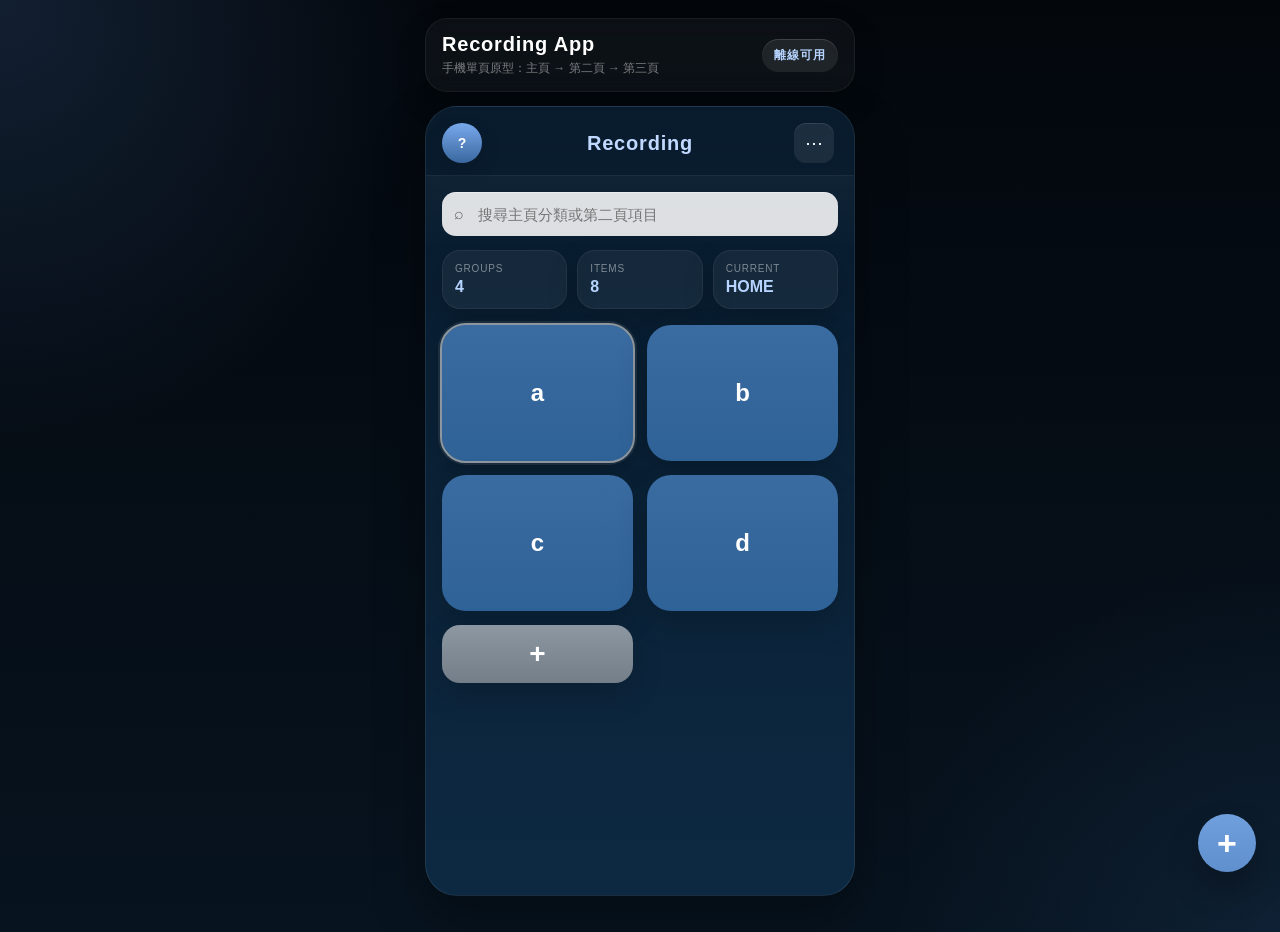
<file: index.html>
<!DOCTYPE html>
<html lang="zh-Hant">
<head>
  <meta charset="UTF-8" />
  <meta name="viewport" content="width=device-width, initial-scale=1.0, maximum-scale=1.0, user-scalable=no" />
  <meta name="theme-color" content="#081b2d" />
  <meta name="apple-mobile-web-app-capable" content="yes" />
  <meta name="apple-mobile-web-app-status-bar-style" content="black-translucent" />
  <meta name="apple-mobile-web-app-title" content="Recording" />
  <meta name="mobile-web-app-capable" content="yes" />
  <link rel="manifest" href="manifest.json" />
  <title>Recording Mobile App Prototype</title>
  <style>
    :root {
      --bg: #040b12;
      --shell: #081b2d;
      --shell-2: #0d2942;
      --panel: rgba(255,255,255,0.05);
      --text: #ffffff;
      --text-soft: rgba(255,255,255,0.72);
      --text-dim: rgba(255,255,255,0.45);
      --line: rgba(255,255,255,0.08);
      --danger: #ff9f9f;
      --accent: #b6d4ff;
      --shadow: 0 22px 50px rgba(0, 0, 0, 0.35);
      --shadow-soft: 0 12px 30px rgba(0, 0, 0, 0.18);
    }

    * { box-sizing: border-box; }

    body {
      margin: 0;
      min-height: 100vh;
      background:
        radial-gradient(circle at top left, rgba(88, 143, 220, 0.18), transparent 28%),
        radial-gradient(circle at bottom right, rgba(41, 81, 125, 0.22), transparent 24%),
        linear-gradient(180deg, #03070c, #07131f);
      color: var(--text);
      font-family: Arial, "Microsoft JhengHei", "PingFang TC", sans-serif;
      display: flex;
      justify-content: center;
      padding: 18px 12px 36px;
    }

    .app {
      width: 100%;
      max-width: 430px;
    }

    .app-header {
      display: flex;
      align-items: center;
      justify-content: space-between;
      gap: 12px;
      padding: 14px 16px;
      margin-bottom: 14px;
      background: rgba(255,255,255,0.04);
      border: 1px solid rgba(255,255,255,0.06);
      border-radius: 22px;
      box-shadow: var(--shadow-soft);
      backdrop-filter: blur(10px);
    }

    .app-title-wrap h1 {
      margin: 0;
      font-size: 20px;
      font-weight: 700;
      letter-spacing: 0.04em;
    }

    .app-title-wrap p {
      margin: 4px 0 0;
      font-size: 12px;
      color: var(--text-dim);
    }

    .header-actions {
      display: flex;
      align-items: center;
      gap: 8px;
    }

    .save-badge {
      padding: 8px 12px;
      border-radius: 999px;
      background: rgba(255,255,255,0.08);
      color: var(--accent);
      font-size: 12px;
      font-weight: 700;
      letter-spacing: 0.08em;
      box-shadow: inset 0 1px 0 rgba(255,255,255,0.14);
    }

    .install-btn {
      min-height: 36px;
      padding: 0 12px;
      border: 0;
      border-radius: 999px;
      background: linear-gradient(180deg, #6f9fdd, #5f8fcc);
      color: #fff;
      font-size: 12px;
      font-weight: 700;
      letter-spacing: 0.04em;
      cursor: pointer;
      display: none;
      align-items: center;
      justify-content: center;
      box-shadow: 0 10px 20px rgba(0,0,0,0.16);
    }

    .install-btn.visible {
      display: inline-flex;
    }

    .phone-shell {
      position: relative;
      min-height: calc(100vh - 110px);
      max-height: 920px;
      background: linear-gradient(180deg, var(--shell), var(--shell-2));
      border: 1px solid rgba(255,255,255,0.08);
      border-radius: 32px;
      box-shadow: var(--shadow);
      overflow: hidden;
    }

    .phone-shell::before {
      content: "";
      position: absolute;
      inset: 0;
      pointer-events: none;
      background: linear-gradient(180deg, rgba(255,255,255,0.06), transparent 18%);
    }

    .top-bar {
      position: sticky;
      top: 0;
      z-index: 8;
      display: grid;
      grid-template-columns: 44px 1fr 44px;
      align-items: center;
      gap: 10px;
      padding: 16px 16px 12px;
      background: linear-gradient(180deg, rgba(8,27,45,0.96), rgba(8,27,45,0.82));
      backdrop-filter: blur(12px);
      border-bottom: 1px solid var(--line);
    }

    .avatar-btn {
      width: 40px;
      height: 40px;
      border: 0;
      border-radius: 50%;
      background: linear-gradient(180deg, #78a9ed, #3a679e);
      color: #ffffff;
      font-size: 14px;
      font-weight: 700;
      cursor: pointer;
      display: flex;
      align-items: center;
      justify-content: center;
      overflow: hidden;
      box-shadow: 0 8px 20px rgba(0,0,0,0.16);
    }

    .top-title {
      display: flex;
      align-items: center;
      justify-content: center;
      text-align: center;
      min-width: 0;
    }

    .top-title h2 {
      margin: 0;
      font-size: 20px;
      font-weight: 700;
      color: #c1d8ff;
      letter-spacing: 0.04em;
    }

    .icon-btn {
      width: 40px;
      height: 40px;
      border: 0;
      border-radius: 12px;
      background: rgba(255,255,255,0.08);
      color: var(--text);
      font-size: 18px;
      cursor: pointer;
      box-shadow: inset 0 1px 0 rgba(255,255,255,0.1);
    }

    .menu-dropdown {
      position: absolute;
      top: 62px;
      right: 16px;
      min-width: 190px;
      background: rgba(6, 24, 39, 0.98);
      border: 1px solid rgba(255,255,255,0.08);
      border-radius: 18px;
      box-shadow: 0 18px 48px rgba(0,0,0,0.45);
      padding: 8px;
      display: none;
      z-index: 30;
      backdrop-filter: blur(12px);
    }

    .menu-dropdown.active {
      display: block;
    }

    .menu-info {
      padding: 10px 12px;
      font-size: 13px;
      color: var(--text-soft);
      word-break: break-word;
      border-bottom: 1px solid rgba(255,255,255,0.06);
      margin-bottom: 6px;
    }

    .screen {
      display: none;
      padding: 16px 16px 28px;
      min-height: calc(100vh - 210px);
    }

    .screen.active {
      display: block;
      animation: fadeIn 0.2s ease;
    }

    @keyframes fadeIn {
      from { opacity: 0; transform: translateY(6px); }
      to { opacity: 1; transform: translateY(0); }
    }

    .search-wrap {
      position: relative;
      margin-bottom: 14px;
    }

    .search-wrap::before {
      content: "⌕";
      position: absolute;
      left: 12px;
      top: 50%;
      transform: translateY(-50%);
      color: rgba(0,0,0,0.55);
      font-size: 16px;
      pointer-events: none;
    }

    .search {
      width: 100%;
      height: 44px;
      border: 0;
      outline: none;
      padding: 0 14px 0 36px;
      border-radius: 14px;
      background: rgba(255,255,255,0.86);
      color: #111;
      font-size: 15px;
      box-shadow: inset 0 1px 0 rgba(255,255,255,0.3);
    }

    .stats-row {
      display: grid;
      grid-template-columns: repeat(3, 1fr);
      gap: 10px;
      margin-bottom: 16px;
    }

    .stat-card {
      padding: 12px;
      border-radius: 18px;
      background: rgba(255,255,255,0.05);
      border: 1px solid rgba(255,255,255,0.06);
      box-shadow: var(--shadow-soft);
    }

    .stat-card .label {
      display: block;
      font-size: 10px;
      color: var(--text-dim);
      letter-spacing: 0.08em;
      margin-bottom: 4px;
    }

    .stat-card strong {
      font-size: 16px;
      color: var(--accent);
    }

    .grid {
      display: grid;
      grid-template-columns: 1fr 1fr;
      gap: 14px;
    }

    .list {
      display: flex;
      flex-direction: column;
      gap: 12px;
    }

    .card,
    .list-item,
    .add-btn,
    .toolbar-btn,
    .menu-item,
    .modal-btn {
      border: 0;
      color: var(--text);
      cursor: pointer;
      transition: transform 0.18s ease, box-shadow 0.18s ease, background 0.18s ease, opacity 0.18s ease;
    }

    .card:hover,
    .list-item:hover,
    .add-btn:hover,
    .toolbar-btn:hover,
    .menu-item:hover,
    .modal-btn:hover {
      transform: translateY(-1px);
      box-shadow: 0 10px 24px rgba(0,0,0,0.16);
    }

    .card {
      min-height: 136px;
      border-radius: 24px;
      background: linear-gradient(180deg, #3a6ba1, #2f6297);
      font-size: 24px;
      font-weight: 700;
      display: flex;
      align-items: center;
      justify-content: center;
      padding: 14px;
      text-align: center;
      word-break: break-word;
      box-shadow: var(--shadow-soft);
    }

    .card.active {
      outline: 2px solid rgba(255,255,255,0.5);
      box-shadow: 0 0 0 4px rgba(255,255,255,0.08), 0 14px 26px rgba(0,0,0,0.2);
    }

    .list-item {
      min-height: 58px;
      border-radius: 18px;
      background: linear-gradient(180deg, #a7c2ee, #94b4e6);
      color: #ffffff;
      padding: 12px 14px;
      font-size: 18px;
      font-weight: 700;
      text-align: left;
      display: flex;
      align-items: center;
      word-break: break-word;
      box-shadow: var(--shadow-soft);
    }

    .list-item.active {
      outline: 2px solid rgba(255,255,255,0.5);
    }

    .add-btn {
      min-height: 58px;
      border-radius: 18px;
      background: linear-gradient(180deg, #8d97a2, #747e89);
      font-size: 28px;
      font-weight: 700;
      display: flex;
      align-items: center;
      justify-content: center;
      box-shadow: var(--shadow-soft);
    }

    .section-card {
      background: var(--panel);
      border: 1px solid rgba(255,255,255,0.06);
      border-radius: 22px;
      padding: 15px;
      margin-bottom: 12px;
      box-shadow: var(--shadow-soft);
    }

    .section-card h3 {
      margin: 0 0 10px;
      font-size: 12px;
      color: #b6d1ff;
      letter-spacing: 0.1em;
      font-weight: 700;
    }

    .title-input,
    .text-input {
      width: 100%;
      border: 0;
      outline: none;
      color: var(--text);
      font-family: inherit;
    }

    .title-input {
      height: 54px;
      border-radius: 16px;
      background: linear-gradient(180deg, #a7c2ee, #94b4e6);
      padding: 0 14px;
      font-size: 20px;
      font-weight: 700;
      margin-bottom: 12px;
      box-shadow: var(--shadow-soft);
    }

    .text-input {
      min-height: 170px;
      resize: vertical;
      border-radius: 18px;
      background: rgba(255,255,255,0.08);
      padding: 14px;
      font-size: 16px;
      line-height: 1.65;
      box-shadow: inset 0 1px 0 rgba(255,255,255,0.06);
    }

    .text-input.large {
      min-height: 270px;
    }

    .actions-bar {
      display: flex;
      gap: 10px;
      flex-wrap: wrap;
      margin-top: 14px;
    }

    .toolbar-btn {
      min-height: 44px;
      padding: 0 14px;
      border-radius: 14px;
      background: rgba(255,255,255,0.08);
      font-size: 14px;
      font-weight: 700;
      box-shadow: inset 0 1px 0 rgba(255,255,255,0.08);
    }

    .toolbar-btn.primary {
      background: linear-gradient(180deg, #6f9fdd, #5f8fcc);
    }

    .empty-note {
      padding: 20px 18px;
      border-radius: 18px;
      background: rgba(255,255,255,0.05);
      border: 1px dashed rgba(255,255,255,0.12);
      color: var(--text-dim);
      text-align: center;
      font-size: 14px;
    }

    .context-menu {
      position: fixed;
      z-index: 40;
      min-width: 190px;
      background: rgba(6, 24, 39, 0.98);
      border: 1px solid rgba(255,255,255,0.08);
      border-radius: 18px;
      box-shadow: 0 18px 48px rgba(0,0,0,0.45);
      padding: 8px;
      display: none;
      backdrop-filter: blur(12px);
    }

    .context-menu.active {
      display: block;
    }

    .menu-item {
      width: 100%;
      text-align: left;
      border-radius: 12px;
      background: transparent;
      padding: 11px 12px;
      font-size: 14px;
    }

    .menu-item:hover {
      background: rgba(255,255,255,0.08);
    }

    .menu-item.disabled {
      opacity: 0.45;
      cursor: not-allowed;
      transform: none;
      box-shadow: none;
    }

    .menu-item.danger {
      color: var(--danger);
    }

    .fab-add {
      position: fixed;
      right: 24px;
      bottom: 28px;
      width: 58px;
      height: 58px;
      border: 0;
      border-radius: 50%;
      background: linear-gradient(180deg, #6f9fdd, #5f8fcc);
      color: #ffffff;
      font-size: 34px;
      font-weight: 700;
      line-height: 1;
      display: none;
      align-items: center;
      justify-content: center;
      cursor: pointer;
      box-shadow: 0 18px 32px rgba(0,0,0,0.28);
      z-index: 60;
    }

    .fab-add.visible {
      display: inline-flex;
    }

    .modal-backdrop {
      position: fixed;
      inset: 0;
      background: rgba(0,0,0,0.58);
      display: none;
      align-items: center;
      justify-content: center;
      z-index: 50;
      padding: 18px;
      backdrop-filter: blur(6px);
    }

    .modal-backdrop.active {
      display: flex;
    }

    .modal {
      width: min(420px, 100%);
      background: linear-gradient(180deg, #0a2238, #071827);
      border: 1px solid rgba(255,255,255,0.08);
      border-radius: 24px;
      box-shadow: 0 20px 60px rgba(0,0,0,0.45);
      padding: 20px;
    }

    .modal h3 {
      margin: 0 0 10px;
      color: #c0d8ff;
      font-size: 22px;
      font-weight: 700;
    }

    .modal p {
      margin: 0 0 14px;
      color: var(--text-soft);
      font-size: 14px;
      line-height: 1.5;
    }

    .modal-input {
      width: 100%;
      height: 46px;
      border: 0;
      outline: none;
      border-radius: 14px;
      background: rgba(255,255,255,0.9);
      color: #111;
      padding: 0 14px;
      font-size: 15px;
      margin-bottom: 14px;
      box-shadow: inset 0 1px 0 rgba(255,255,255,0.3);
    }

    .modal-actions,
    .account-actions {
      display: flex;
      justify-content: flex-end;
      gap: 10px;
      flex-wrap: wrap;
    }

    .modal-btn {
      min-width: 90px;
      height: 42px;
      border: 0;
      border-radius: 14px;
      padding: 0 14px;
      font-size: 14px;
      font-weight: 700;
      color: #fff;
      cursor: pointer;
    }

    .modal-btn.cancel {
      background: rgba(255,255,255,0.12);
    }

    .modal-btn.confirm {
      background: linear-gradient(180deg, #6f9fdd, #5f8fcc);
    }

    .account-current {
      padding: 12px 14px;
      border-radius: 16px;
      background: rgba(255,255,255,0.06);
      border: 1px solid rgba(255,255,255,0.06);
      color: var(--text-soft);
      font-size: 14px;
      line-height: 1.5;
      word-break: break-word;
      margin-bottom: 12px;
    }

    @media (max-width: 460px) {
      body { padding: 8px 0 22px; }
      .app { max-width: 100%; }
      .app-header { margin: 0 10px 10px; border-radius: 18px; }
      .phone-shell {
        border-radius: 0;
        min-height: calc(100vh - 90px);
        max-height: none;
        border-left: 0;
        border-right: 0;
      }
      .grid { gap: 12px; }
      .card { min-height: 120px; font-size: 22px; }
      .list-item { font-size: 17px; }
      .fab-add { right: 18px; bottom: 22px; }
    }
  </style>
</head>
<body>
  <main class="app">
    <section class="app-header">
      <div class="app-title-wrap">
        <h1>Recording App</h1>
        <p id="appSubtitle">手機單頁原型：主頁 → 第二頁 → 第三頁</p>
      </div>
      <div class="header-actions">
        <button id="installBtn" class="install-btn" type="button">Install</button>
        <div id="saveStatus" class="save-badge">LOCAL</div>
      </div>
    </section>

    <section class="phone-shell">
      <div class="top-bar">
        <button id="avatarBtn" class="avatar-btn" type="button">?</button>
        <div class="top-title">
          <h2 id="navTitle">Recording</h2>
        </div>
        <button id="moreBtn" class="icon-btn" type="button">⋯</button>
        <div id="menuDropdown" class="menu-dropdown">
          <div id="menuEmailInfo" class="menu-info">未登入</div>
          <button id="menuLoginBtn" class="menu-item" type="button">登入 email</button>
          <button id="menuLogoutBtn" class="menu-item danger" type="button">登出</button>
          <div id="menuLangInfo" class="menu-info" style="margin-top:6px;">語言</div>
          <button class="menu-item lang-option" type="button" data-lang="zh-Hant">中文（繁體）</button>
          <button class="menu-item lang-option" type="button" data-lang="zh-Hans">中文（簡體）</button>
          <button class="menu-item lang-option" type="button" data-lang="en">English</button>
          <button class="menu-item lang-option" type="button" data-lang="ja">日本語</button>
        </div>
      </div>

      <section id="screen-home" class="screen active">
        <div class="search-wrap">
          <input id="globalSearch" class="search" type="text" placeholder="搜尋主頁分類或第二頁項目" />
        </div>
        <div class="stats-row">
          <div class="stat-card"><span id="labelGroups" class="label">GROUPS</span><strong id="groupCount">0</strong></div>
          <div class="stat-card"><span id="labelItems" class="label">ITEMS</span><strong id="itemCount">0</strong></div>
          <div class="stat-card"><span id="labelCurrent" class="label">CURRENT</span><strong id="currentGroupStat">HOME</strong></div>
        </div>
        <div id="groupGrid" class="grid"></div>
      </section>

      <section id="screen-list" class="screen">
        <div class="search-wrap">
          <input id="itemSearch" class="search" type="text" placeholder="搜尋第二頁選項" />
        </div>
        <div id="listHeader" class="section-card"></div>
        <div id="listStack" class="list"></div>
      </section>

      <section id="screen-detail" class="screen">
        <input id="detailTitle" class="title-input" type="text" placeholder="標題" />
        <div class="section-card">
          <h3 id="requireLabel">REQUIRE</h3>
          <textarea id="detailRequire" class="text-input" placeholder="輸入需求內容"></textarea>
        </div>
        <div class="section-card">
          <h3 id="recordingLabel">RECORDING</h3>
          <textarea id="detailRecording" class="text-input large" placeholder="輸入紀錄內容"></textarea>
        </div>
        <div class="actions-bar">
          <button id="exportJsonBtn" class="toolbar-btn" type="button">匯出 JSON</button>
          <button id="importJsonBtn" class="toolbar-btn primary" type="button">匯入 JSON</button>
          <input id="importJsonInput" type="file" accept="application/json,.json" hidden />
        </div>
      </section>
    </section>
  </main>

  <button id="fabAddBtn" class="fab-add" type="button">+</button>

  <div id="contextMenu" class="context-menu"></div>

  <div id="nameModalBackdrop" class="modal-backdrop">
    <div class="modal">
      <h3 id="nameModalTitle">命名</h3>
      <p id="nameModalDesc">請輸入名稱。</p>
      <input id="nameModalInput" class="modal-input" type="text" placeholder="請輸入名稱" />
      <div class="modal-actions">
        <button id="nameModalCancel" class="modal-btn cancel" type="button">取消</button>
        <button id="nameModalConfirm" class="modal-btn confirm" type="button">確認</button>
      </div>
    </div>
  </div>

  <div id="accountModalBackdrop" class="modal-backdrop">
    <div class="modal">
      <h3 id="accountModalTitle">登入 email</h3>
      <div id="accountCurrent" class="account-current">目前未登入</div>
      <input id="accountEmailInput" class="modal-input" type="email" placeholder="輸入 email 登入" />
      <div class="account-actions">
        <button id="accountLoginBtn" class="modal-btn confirm" type="button">登入 / 切換</button>
      </div>
    </div>
  </div>

  <script>
    const BASE_STORAGE_KEY = 'recording-mobile-app-v1';
    const ACCOUNT_LAST_KEY = 'recording-mobile-last-account';
    const LANG_STORAGE_KEY = 'recording-mobile-ui-lang';
    const PWA_DISMISSED_KEY = 'recording-pwa-install-dismissed';

    const I18N = {
      'zh-Hant': {
        installApp: '安裝 App',
        installed: '已安裝',
        offlineReady: '離線可用',
        local: 'LOCAL',
        noLogin: 'NO LOGIN',
        saved: 'SAVED',
        exported: 'EXPORTED',
        imported: 'IMPORTED',
        copied: 'COPIED',
        account: 'ACCOUNT',
        logoutStatus: 'LOGOUT',
        appSubtitle: '手機單頁原型：主頁 → 第二頁 → 第三頁',
        notLoggedIn: '未登入',
        loginEmail: '登入 email',
        logout: '登出',
        language: '語言',
        homeSearchPlaceholder: '搜尋主頁分類或第二頁項目',
        itemSearchPlaceholder: '搜尋第二頁選項',
        statsGroups: 'GROUPS',
        statsItems: 'ITEMS',
        statsCurrent: 'CURRENT',
        statsHome: 'HOME',
        statsAccount: 'ACCOUNT',
        statsNone: 'NONE',
        noHomeSearchResult: '沒有符合搜尋條件的主頁分類',
        noGroupHint: '請先從主頁建立分類',
        noItemSearchResult: '沒有符合搜尋條件的第二頁選項',
        noItems: '目前沒有第二頁選項',
        require: '需求',
        recording: '紀錄',
        detailPlaceholder: '請先從第二頁選擇項目',
        detailTitlePlaceholder: '標題',
        requirePlaceholder: '輸入需求內容',
        recordingPlaceholder: '輸入紀錄內容',
        exportJson: '匯出 JSON',
        importJson: '匯入 JSON',
        modalCancel: '取消',
        modalConfirm: '確認',
        accountTitle: '登入 email',
        accountCurrentLoggedIn: '目前登入：{email}',
        accountCurrentLoggedOut: '目前未登入',
        accountInputPlaceholder: '輸入 email 登入',
        accountLoginSwitch: '登入 / 切換',
        addHomeTitle: '新增主頁面選項',
        addHomeDesc: '請輸入主頁面分類名稱。',
        addHomePlaceholder: '輸入分類名稱',
        addItemTitle: '新增第二頁面選項',
        addItemDesc: '請輸入第二頁面選項名稱。',
        addItemPlaceholder: '輸入項目名稱',
        renameHomeTitle: '重新命名主頁面選項',
        renameHomeDesc: '請輸入新的分類名稱。',
        renameHomePlaceholder: '輸入新名稱',
        renameItemTitle: '重新命名第二頁面選項',
        renameItemDesc: '請輸入新的項目名稱。',
        renameItemPlaceholder: '輸入新名稱',
        menuCopy: '複製',
        menuPaste: '貼上（直接新增已複製的選項）',
        menuRename: '重新命名',
        menuDelete: '刪除',
        invalidEmail: '請輸入有效 email',
        importNeedLogin: '請先登入 email，才可將內容匯入個人帳戶',
        importFailed: '匯入失敗，請確認 JSON 格式',
        invalidJson: 'JSON 格式不正確，缺少 groups 陣列',
        defaultRequire: '1. 目的\n2. 適用條件\n3. 判定標準\n4. 注意事項',
        defaultRecording: '1. 現況描述\n2. 問題點 / 異常點\n3. 暫時對策\n4. 原因分析\n5. 改善對策\n6. 結果確認'
      },
      'zh-Hans': {
        installApp: '安装 App',
        installed: '已安装',
        offlineReady: '离线可用',
        local: 'LOCAL',
        noLogin: 'NO LOGIN',
        saved: 'SAVED',
        exported: 'EXPORTED',
        imported: 'IMPORTED',
        copied: 'COPIED',
        account: 'ACCOUNT',
        logoutStatus: 'LOGOUT',
        appSubtitle: '手机单页原型：主页 → 第二页 → 第三页',
        notLoggedIn: '未登录',
        loginEmail: '登录 email',
        logout: '登出',
        language: '语言',
        homeSearchPlaceholder: '搜索主页分类或第二页项目',
        itemSearchPlaceholder: '搜索第二页选项',
        statsGroups: 'GROUPS',
        statsItems: 'ITEMS',
        statsCurrent: 'CURRENT',
        statsHome: 'HOME',
        statsAccount: 'ACCOUNT',
        statsNone: 'NONE',
        noHomeSearchResult: '没有符合搜索条件的主页分类',
        noGroupHint: '请先从主页建立分类',
        noItemSearchResult: '没有符合搜索条件的第二页选项',
        noItems: '目前没有第二页选项',
        require: '需求',
        recording: '记录',
        detailPlaceholder: '请先从第二页选择项目',
        detailTitlePlaceholder: '标题',
        requirePlaceholder: '输入需求内容',
        recordingPlaceholder: '输入记录内容',
        exportJson: '导出 JSON',
        importJson: '导入 JSON',
        modalCancel: '取消',
        modalConfirm: '确认',
        accountTitle: '登录 email',
        accountCurrentLoggedIn: '当前登录：{email}',
        accountCurrentLoggedOut: '当前未登录',
        accountInputPlaceholder: '输入 email 登录',
        accountLoginSwitch: '登录 / 切换',
        addHomeTitle: '新增主页面选项',
        addHomeDesc: '请输入主页面分类名称。',
        addHomePlaceholder: '输入分类名称',
        addItemTitle: '新增第二页面选项',
        addItemDesc: '请输入第二页面选项名称。',
        addItemPlaceholder: '输入项目名称',
        renameHomeTitle: '重新命名主页面选项',
        renameHomeDesc: '请输入新的分类名称。',
        renameHomePlaceholder: '输入新名称',
        renameItemTitle: '重新命名第二页面选项',
        renameItemDesc: '请输入新的项目名称。',
        renameItemPlaceholder: '输入新名称',
        menuCopy: '复制',
        menuPaste: '粘贴（直接新增已复制的选项）',
        menuRename: '重新命名',
        menuDelete: '删除',
        invalidEmail: '请输入有效 email',
        importNeedLogin: '请先登录 email，才可将内容导入个人账户',
        importFailed: '导入失败，请确认 JSON 格式',
        invalidJson: 'JSON 格式不正确，缺少 groups 数组',
        defaultRequire: '1. 目的\n2. 适用条件\n3. 判定标准\n4. 注意事项',
        defaultRecording: '1. 现况描述\n2. 问题点 / 异常点\n3. 暂时对策\n4. 原因分析\n5. 改善对策\n6. 结果确认'
      },
      'en': {
        installApp: 'Install App',
        installed: 'Installed',
        offlineReady: 'Offline ready',
        local: 'LOCAL',
        noLogin: 'NO LOGIN',
        saved: 'SAVED',
        exported: 'EXPORTED',
        imported: 'IMPORTED',
        copied: 'COPIED',
        account: 'ACCOUNT',
        logoutStatus: 'LOGOUT',
        appSubtitle: 'Single-page mobile prototype: Home → Page 2 → Page 3',
        notLoggedIn: 'Not signed in',
        loginEmail: 'Sign in email',
        logout: 'Sign out',
        language: 'Language',
        homeSearchPlaceholder: 'Search home groups or page 2 items',
        itemSearchPlaceholder: 'Search page 2 items',
        statsGroups: 'GROUPS',
        statsItems: 'ITEMS',
        statsCurrent: 'CURRENT',
        statsHome: 'HOME',
        statsAccount: 'ACCOUNT',
        statsNone: 'NONE',
        noHomeSearchResult: 'No home groups match the search',
        noGroupHint: 'Create a group from the home page first',
        noItemSearchResult: 'No page 2 items match the search',
        noItems: 'No page 2 items yet',
        require: 'Require',
        recording: 'Recording',
        detailPlaceholder: 'Select an item from page 2 first',
        detailTitlePlaceholder: 'Title',
        requirePlaceholder: 'Enter requirement content',
        recordingPlaceholder: 'Enter recording content',
        exportJson: 'Export JSON',
        importJson: 'Import JSON',
        modalCancel: 'Cancel',
        modalConfirm: 'Confirm',
        accountTitle: 'Sign in email',
        accountCurrentLoggedIn: 'Signed in: {email}',
        accountCurrentLoggedOut: 'Not signed in',
        accountInputPlaceholder: 'Enter email to sign in',
        accountLoginSwitch: 'Sign in / Switch',
        addHomeTitle: 'Add home option',
        addHomeDesc: 'Enter a home group name.',
        addHomePlaceholder: 'Enter group name',
        addItemTitle: 'Add page 2 option',
        addItemDesc: 'Enter a page 2 item name.',
        addItemPlaceholder: 'Enter item name',
        renameHomeTitle: 'Rename home option',
        renameHomeDesc: 'Enter a new group name.',
        renameHomePlaceholder: 'Enter new name',
        renameItemTitle: 'Rename page 2 option',
        renameItemDesc: 'Enter a new item name.',
        renameItemPlaceholder: 'Enter new name',
        menuCopy: 'Copy',
        menuPaste: 'Paste (add copied option directly)',
        menuRename: 'Rename',
        menuDelete: 'Delete',
        invalidEmail: 'Please enter a valid email',
        importNeedLogin: 'Sign in with email before importing into a personal account',
        importFailed: 'Import failed. Check the JSON format',
        invalidJson: 'Invalid JSON format: missing groups array',
        defaultRequire: '1. Purpose\n2. Conditions\n3. Acceptance criteria\n4. Notes',
        defaultRecording: '1. Current status\n2. Issue / abnormal point\n3. Temporary action\n4. Root cause analysis\n5. Corrective action\n6. Result confirmation'
      },
      'ja': {
        installApp: 'アプリをインストール',
        installed: 'インストール済み',
        offlineReady: 'オフライン対応',
        local: 'LOCAL',
        noLogin: 'NO LOGIN',
        saved: 'SAVED',
        exported: 'EXPORTED',
        imported: 'IMPORTED',
        copied: 'COPIED',
        account: 'ACCOUNT',
        logoutStatus: 'LOGOUT',
        appSubtitle: 'モバイル単一ページ試作：ホーム → 第2ページ → 第3ページ',
        notLoggedIn: '未ログイン',
        loginEmail: 'メールでログイン',
        logout: 'ログアウト',
        language: '言語',
        homeSearchPlaceholder: 'ホーム分類または第2ページ項目を検索',
        itemSearchPlaceholder: '第2ページ項目を検索',
        statsGroups: 'GROUPS',
        statsItems: 'ITEMS',
        statsCurrent: 'CURRENT',
        statsHome: 'HOME',
        statsAccount: 'ACCOUNT',
        statsNone: 'NONE',
        noHomeSearchResult: '検索条件に一致するホーム分類がありません',
        noGroupHint: '先にホーム画面で分類を作成してください',
        noItemSearchResult: '検索条件に一致する第2ページ項目がありません',
        noItems: '第2ページ項目はまだありません',
        require: '要件',
        recording: '記録',
        detailPlaceholder: '先に第2ページで項目を選択してください',
        detailTitlePlaceholder: 'タイトル',
        requirePlaceholder: '要件内容を入力',
        recordingPlaceholder: '記録内容を入力',
        exportJson: 'JSONを書き出す',
        importJson: 'JSONを読み込む',
        modalCancel: 'キャンセル',
        modalConfirm: '確認',
        accountTitle: 'メールでログイン',
        accountCurrentLoggedIn: 'ログイン中：{email}',
        accountCurrentLoggedOut: '未ログイン',
        accountInputPlaceholder: 'ログインするメールを入力',
        accountLoginSwitch: 'ログイン / 切替',
        addHomeTitle: 'ホーム項目を追加',
        addHomeDesc: 'ホーム分類名を入力してください。',
        addHomePlaceholder: '分類名を入力',
        addItemTitle: '第2ページ項目を追加',
        addItemDesc: '第2ページ項目名を入力してください。',
        addItemPlaceholder: '項目名を入力',
        renameHomeTitle: 'ホーム項目を変更',
        renameHomeDesc: '新しい分類名を入力してください。',
        renameHomePlaceholder: '新しい名前を入力',
        renameItemTitle: '第2ページ項目を変更',
        renameItemDesc: '新しい項目名を入力してください。',
        renameItemPlaceholder: '新しい名前を入力',
        menuCopy: 'コピー',
        menuPaste: '貼り付け（コピーした項目を直接追加）',
        menuRename: '名前変更',
        menuDelete: '削除',
        invalidEmail: '有効な email を入力してください',
        importNeedLogin: '個人アカウントへ読み込む前に email でログインしてください',
        importFailed: '読み込み失敗。JSON形式を確認してください',
        invalidJson: 'JSON形式が正しくありません。groups 配列がありません',
        defaultRequire: '1. 目的\n2. 適用条件\n3. 判定基準\n4. 注意事項',
        defaultRecording: '1. 現状説明\n2. 問題点 / 異常點\n3. 暫定対策\n4. 原因分析\n5. 改善対策\n6. 結果確認'
      }
    };

    function makeDefaultData() {
      return {
        page: 'home',
        search: '',
        itemSearch: '',
        selectedGroupId: 'a',
        selectedItemId: 'a1',
        groups: [
          {
            id: 'a',
            name: 'a',
            color: '#2f6297',
            items: [
              { id: 'a1', title: 'aa1', color: '#9ab9ea', require: 'adasdad', recording: 'asdaafafaf' },
              { id: 'a2', title: 'aa2', color: '#9ab9ea', require: 'Requirement for aa2', recording: 'Recording content for aa2' },
              { id: 'a3', title: 'aa3', color: '#9ab9ea', require: 'Requirement for aa3', recording: 'Recording content for aa3' },
              { id: 'a4', title: 'aa4', color: '#9ab9ea', require: 'Requirement for aa4', recording: 'Recording content for aa4' }
            ]
          },
          {
            id: 'b',
            name: 'b',
            color: '#2f6297',
            items: [
              { id: 'b1', title: 'bb1', color: '#9ab9ea', require: 'Requirement for bb1', recording: 'Recording content for bb1' },
              { id: 'b2', title: 'bb2', color: '#9ab9ea', require: 'Requirement for bb2', recording: 'Recording content for bb2' }
            ]
          },
          {
            id: 'c',
            name: 'c',
            color: '#2f6297',
            items: [
              { id: 'c1', title: 'cc1', color: '#9ab9ea', require: 'Requirement for cc1', recording: 'Recording content for cc1' }
            ]
          },
          {
            id: 'd',
            name: 'd',
            color: '#2f6297',
            items: [
              { id: 'd1', title: 'dd1', color: '#9ab9ea', require: 'Requirement for dd1', recording: 'Recording content for dd1' }
            ]
          }
        ]
      };
    }

    const state = {
      deferredPrompt: null,
      isInstalled: window.matchMedia('(display-mode: standalone)').matches || window.navigator.standalone === true,
      uiLang: localStorage.getItem(LANG_STORAGE_KEY) || 'zh-Hant',
      accountEmail: '',
      page: 'home',
      search: '',
      itemSearch: '',
      selectedGroupId: 'a',
      selectedItemId: 'a1',
      copiedPayload: null,
      longPressTimer: null,
      longPressTriggered: false,
      menuTarget: null,
      modalMode: null,
      groups: makeDefaultData().groups
    };

    const el = {
      appSubtitle: document.getElementById('appSubtitle'),
      saveStatus: document.getElementById('saveStatus'),
      installBtn: document.getElementById('installBtn'),
      avatarBtn: document.getElementById('avatarBtn'),
      moreBtn: document.getElementById('moreBtn'),
      menuDropdown: document.getElementById('menuDropdown'),
      menuEmailInfo: document.getElementById('menuEmailInfo'),
      menuLoginBtn: document.getElementById('menuLoginBtn'),
      menuLogoutBtn: document.getElementById('menuLogoutBtn'),
      menuLangInfo: document.getElementById('menuLangInfo'),
      langOptionButtons: Array.from(document.querySelectorAll('.lang-option')),
      navTitle: document.getElementById('navTitle'),
      globalSearch: document.getElementById('globalSearch'),
      itemSearch: document.getElementById('itemSearch'),
      labelGroups: document.getElementById('labelGroups'),
      labelItems: document.getElementById('labelItems'),
      labelCurrent: document.getElementById('labelCurrent'),
      groupCount: document.getElementById('groupCount'),
      itemCount: document.getElementById('itemCount'),
      currentGroupStat: document.getElementById('currentGroupStat'),
      groupGrid: document.getElementById('groupGrid'),
      listHeader: document.getElementById('listHeader'),
      listStack: document.getElementById('listStack'),
      detailTitle: document.getElementById('detailTitle'),
      detailRequire: document.getElementById('detailRequire'),
      detailRecording: document.getElementById('detailRecording'),
      requireLabel: document.getElementById('requireLabel'),
      recordingLabel: document.getElementById('recordingLabel'),
      exportJsonBtn: document.getElementById('exportJsonBtn'),
      importJsonBtn: document.getElementById('importJsonBtn'),
      importJsonInput: document.getElementById('importJsonInput'),
      fabAddBtn: document.getElementById('fabAddBtn'),
      contextMenu: document.getElementById('contextMenu'),
      nameModalBackdrop: document.getElementById('nameModalBackdrop'),
      nameModalTitle: document.getElementById('nameModalTitle'),
      nameModalDesc: document.getElementById('nameModalDesc'),
      nameModalInput: document.getElementById('nameModalInput'),
      nameModalCancel: document.getElementById('nameModalCancel'),
      nameModalConfirm: document.getElementById('nameModalConfirm'),
      accountModalBackdrop: document.getElementById('accountModalBackdrop'),
      accountModalTitle: document.getElementById('accountModalTitle'),
      accountCurrent: document.getElementById('accountCurrent'),
      accountEmailInput: document.getElementById('accountEmailInput'),
      accountLoginBtn: document.getElementById('accountLoginBtn'),
      screenHome: document.getElementById('screen-home'),
      screenList: document.getElementById('screen-list'),
      screenDetail: document.getElementById('screen-detail')
    };

    function t(key, vars = {}) {
      const pack = I18N[state.uiLang] || I18N['zh-Hant'];
      const fallback = I18N['zh-Hant'];
      let text = Object.prototype.hasOwnProperty.call(pack, key) ? pack[key] : (fallback[key] || key);
      Object.keys(vars).forEach((name) => {
        text = text.split('{' + name + '}').join(String(vars[name]));
      });
      return text;
    }

    function registerPwaServiceWorker() {
      if (!('serviceWorker' in navigator)) return;
      navigator.serviceWorker.register('sw.js').then(() => {
        if (!state.isInstalled) {
          setSaveStatus(t('offlineReady'), 1400);
        }
      }).catch(() => {});
    }

    function updateInstallButton() {
      el.installBtn.textContent = state.isInstalled ? t('installed') : t('installApp');
      const dismissed = localStorage.getItem(PWA_DISMISSED_KEY) === '1';
      const canInstall = Boolean(state.deferredPrompt) && !state.isInstalled && !dismissed;
      el.installBtn.classList.toggle('visible', canInstall || state.isInstalled);
      el.installBtn.disabled = state.isInstalled;
      el.installBtn.style.opacity = state.isInstalled ? '0.65' : '1';
      el.installBtn.style.cursor = state.isInstalled ? 'default' : 'pointer';
    }

    async function triggerInstall() {
      if (state.isInstalled) return;
      if (!state.deferredPrompt) {
        localStorage.setItem(PWA_DISMISSED_KEY, '1');
        updateInstallButton();
        return;
      }
      state.deferredPrompt.prompt();
      const choice = await state.deferredPrompt.userChoice;
      if (choice && choice.outcome === 'accepted') {
        state.isInstalled = true;
        localStorage.removeItem(PWA_DISMISSED_KEY);
        setSaveStatus(t('installed'), 1400);
      } else {
        localStorage.setItem(PWA_DISMISSED_KEY, '1');
      }
      state.deferredPrompt = null;
      updateInstallButton();
    }

    function setUiLanguage(lang) {
      if (!I18N[lang]) return;
      state.uiLang = lang;
      localStorage.setItem(LANG_STORAGE_KEY, lang);
      closeMenuDropdown();
      render();
    }

    function getStorageKeyForAccount(email) {
      const normalized = (email || 'guest').trim().toLowerCase();
      return BASE_STORAGE_KEY + '::' + normalized;
    }

    function cloneDefaultData() {
      return JSON.parse(JSON.stringify(makeDefaultData()));
    }

    function applyDataToState(data) {
      const fallback = cloneDefaultData();
      state.page = data && data.page ? data.page : fallback.page;
      state.search = data && typeof data.search === 'string' ? data.search : fallback.search;
      state.itemSearch = data && typeof data.itemSearch === 'string' ? data.itemSearch : fallback.itemSearch;
      state.selectedGroupId = data && data.selectedGroupId ? data.selectedGroupId : fallback.selectedGroupId;
      state.selectedItemId = data && data.selectedItemId ? data.selectedItemId : fallback.selectedItemId;
      state.groups = data && Array.isArray(data.groups) && data.groups.length ? data.groups : fallback.groups;
    }

    function getSelectedGroup() {
      return state.groups.find((group) => group.id === state.selectedGroupId) || state.groups[0] || null;
    }

    function getSelectedItem() {
      const group = getSelectedGroup();
      if (!group) return null;
      return group.items.find((item) => item.id === state.selectedItemId) || group.items[0] || null;
    }

    function findGroupById(groupId) {
      return state.groups.find((group) => group.id === groupId) || null;
    }

    function findItemById(itemId, groupId) {
      const group = groupId ? findGroupById(groupId) : getSelectedGroup();
      if (!group) return null;
      return group.items.find((item) => item.id === itemId) || null;
    }

    function getMenuTargetRef() {
      if (!state.menuTarget) return null;
      if (state.menuTarget.type === 'group') return findGroupById(state.menuTarget.id);
      if (state.menuTarget.type === 'item') return findItemById(state.menuTarget.id, state.menuTarget.groupId);
      return null;
    }

    function getFilteredGroups() {
      if (!state.search.trim()) return state.groups;
      const keyword = state.search.trim().toLowerCase();
      return state.groups.filter((group) => {
        const inGroup = group.name.toLowerCase().includes(keyword);
        const inItems = group.items.some((item) => item.title.toLowerCase().includes(keyword));
        return inGroup || inItems;
      });
    }

    function getFilteredItems() {
      const group = getSelectedGroup();
      if (!group) return [];
      if (!state.itemSearch.trim()) return group.items;
      const keyword = state.itemSearch.trim().toLowerCase();
      return group.items.filter((item) => item.title.toLowerCase().includes(keyword));
    }

    function getTotalItems() {
      return state.groups.reduce((sum, group) => sum + group.items.length, 0);
    }

    function setSaveStatus(text, timeout = 0) {
      el.saveStatus.textContent = text;
      clearTimeout(window.__saveStatusTimer);
      if (timeout > 0) {
        window.__saveStatusTimer = setTimeout(() => {
          el.saveStatus.textContent = t('local');
        }, timeout);
      }
    }

    function persistState() {
      if (!state.accountEmail) {
        setSaveStatus(t('noLogin'), 1100);
        return;
      }
      localStorage.setItem(getStorageKeyForAccount(state.accountEmail), JSON.stringify({
        page: state.page,
        search: state.search,
        itemSearch: state.itemSearch,
        selectedGroupId: state.selectedGroupId,
        selectedItemId: state.selectedItemId,
        groups: state.groups
      }));
      localStorage.setItem(ACCOUNT_LAST_KEY, state.accountEmail);
      setSaveStatus(t('saved'), 1100);
    }

    function hydrateState() {
      try {
        const rememberedEmail = localStorage.getItem(ACCOUNT_LAST_KEY) || '';
        if (!rememberedEmail) {
          applyDataToState(cloneDefaultData());
          return;
        }
        state.accountEmail = rememberedEmail;
        const raw = localStorage.getItem(getStorageKeyForAccount(rememberedEmail));
        if (!raw) {
          applyDataToState(cloneDefaultData());
          return;
        }
        applyDataToState(JSON.parse(raw));
      } catch {
        applyDataToState(cloneDefaultData());
      }
    }

    function normalizeImportedData(parsed) {
      if (!parsed || !Array.isArray(parsed.groups)) {
        throw new Error(t('invalidJson'));
      }
      const groups = parsed.groups.map((group, groupIndex) => ({
        id: group.id || ('group-import-' + Date.now() + '-' + groupIndex),
        name: group.name || ('group-' + (groupIndex + 1)),
        color: group.color || '#2f6297',
        items: Array.isArray(group.items)
          ? group.items.map((item, itemIndex) => ({
              id: item.id || ('item-import-' + Date.now() + '-' + groupIndex + '-' + itemIndex),
              title: item.title || ('item-' + (itemIndex + 1)),
              color: item.color || '#9ab9ea',
              require: item.require || '',
              recording: item.recording || ''
            }))
          : []
      }));
      return {
        page: parsed.page || 'home',
        search: parsed.search || '',
        itemSearch: parsed.itemSearch || '',
        selectedGroupId: parsed.selectedGroupId || (groups[0] ? groups[0].id : ''),
        selectedItemId: parsed.selectedItemId || (groups[0] && groups[0].items[0] ? groups[0].items[0].id : ''),
        groups
      };
    }

    function exportJson() {
      const payload = {
        accountEmail: state.accountEmail,
        page: state.page,
        search: state.search,
        itemSearch: state.itemSearch,
        selectedGroupId: state.selectedGroupId,
        selectedItemId: state.selectedItemId,
        groups: state.groups,
        exportedAt: new Date().toISOString()
      };
      const blob = new Blob([JSON.stringify(payload, null, 2)], { type: 'application/json' });
      const url = URL.createObjectURL(blob);
      const link = document.createElement('a');
      const date = new Date();
      const pad = (v) => String(v).padStart(2, '0');
      link.href = url;
      link.download = 'recording-app-' + date.getFullYear() + pad(date.getMonth() + 1) + pad(date.getDate()) + '-' + pad(date.getHours()) + pad(date.getMinutes()) + pad(date.getSeconds()) + '.json';
      document.body.appendChild(link);
      link.click();
      document.body.removeChild(link);
      URL.revokeObjectURL(url);
      setSaveStatus(t('exported'), 1200);
    }

    function importJsonFile(file) {
      if (!file) return;
      if (!state.accountEmail) {
        alert(t('importNeedLogin'));
        el.importJsonInput.value = '';
        return;
      }
      const reader = new FileReader();
      reader.onload = (event) => {
        try {
          const parsed = JSON.parse(event.target.result);
          const normalized = normalizeImportedData(parsed);
          applyDataToState(normalized);
          render();
          persistState();
          setSaveStatus(t('imported'), 1200);
        } catch (error) {
          alert(error && error.message ? error.message : t('importFailed'));
        } finally {
          el.importJsonInput.value = '';
        }
      };
      reader.readAsText(file, 'utf-8');
    }

    function getAvatarText() {
      if (!state.accountEmail) return '?';
      const first = state.accountEmail.trim().charAt(0).toUpperCase();
      return first || '?';
    }

    function openAccountModal() {
      closeMenuDropdown();
      el.accountCurrent.textContent = state.accountEmail ? t('accountCurrentLoggedIn', { email: state.accountEmail }) : t('accountCurrentLoggedOut');
      el.accountEmailInput.value = state.accountEmail || '';
      el.accountModalBackdrop.classList.add('active');
      setTimeout(() => el.accountEmailInput.focus(), 10);
    }

    function closeAccountModal() {
      el.accountModalBackdrop.classList.remove('active');
    }

    function loginAccount() {
      const email = el.accountEmailInput.value.trim().toLowerCase();
      if (!email || !email.includes('@')) {
        alert(t('invalidEmail'));
        return;
      }
      state.accountEmail = email;
      localStorage.setItem(ACCOUNT_LAST_KEY, email);
      const raw = localStorage.getItem(getStorageKeyForAccount(email));
      if (raw) {
        try {
          applyDataToState(JSON.parse(raw));
        } catch {
          applyDataToState(cloneDefaultData());
        }
      } else {
        applyDataToState(cloneDefaultData());
        persistState();
      }
      closeAccountModal();
      render();
      setSaveStatus(t('account'), 1200);
    }

    function logoutAccount() {
      state.accountEmail = '';
      applyDataToState(cloneDefaultData());
      localStorage.removeItem(ACCOUNT_LAST_KEY);
      closeMenuDropdown();
      render();
      setSaveStatus(t('logoutStatus'), 1200);
    }

    function openMenuDropdown() {
      el.menuDropdown.classList.add('active');
      el.menuEmailInfo.textContent = state.accountEmail || t('notLoggedIn');
    }

    function closeMenuDropdown() {
      el.menuDropdown.classList.remove('active');
    }

    function toggleMenuDropdown() {
      if (el.menuDropdown.classList.contains('active')) closeMenuDropdown();
      else openMenuDropdown();
    }

    function syncHistoryState() {
      const marker = { page: state.page, groupId: state.selectedGroupId, itemId: state.selectedItemId };
      const prev = window.history.state;
      if (!prev || prev.page !== marker.page || prev.groupId !== marker.groupId || prev.itemId !== marker.itemId) {
        window.history.pushState(marker, '');
      }
    }

    function openPage(page, pushHistory = true) {
      state.page = page;
      render();
      persistState();
      if (pushHistory) syncHistoryState();
    }

    function setSelectedGroup(id, navigate = true) {
      state.selectedGroupId = id;
      const group = getSelectedGroup();
      state.selectedItemId = group && group.items[0] ? group.items[0].id : '';
      if (navigate) state.page = 'list';
      render();
      persistState();
      if (navigate) syncHistoryState();
    }

    function setSelectedItem(id, navigate = true) {
      hideContextMenu();
      state.selectedItemId = id;
      if (navigate) state.page = 'detail';
      render();
      persistState();
      if (navigate) syncHistoryState();
    }

    function addGroupWithName(name) {
      const cleanName = (name || '').trim();
      if (!cleanName) return;
      const newGroup = { id: 'group-' + Date.now(), name: cleanName, color: '#2f6297', items: [] };
      state.groups.push(newGroup);
      state.selectedGroupId = newGroup.id;
      state.selectedItemId = '';
      state.page = 'list';
      render();
      persistState();
      syncHistoryState();
    }

    function addItemWithName(name) {
      const group = getSelectedGroup();
      const cleanName = (name || '').trim();
      if (!group || !cleanName) return;
      const newItem = {
        id: 'item-' + Date.now(),
        title: cleanName,
        color: '#9ab9ea',
        require: t('defaultRequire'),
        recording: t('defaultRecording')
      };
      group.items.push(newItem);
      state.selectedItemId = newItem.id;
      state.page = 'detail';
      render();
      persistState();
      syncHistoryState();
    }

    function openNameModal(mode, preset = '') {
      hideContextMenu();
      state.modalMode = mode;
      const configMap = {
        addGroup: { title: t('addHomeTitle'), desc: t('addHomeDesc'), placeholder: t('addHomePlaceholder') },
        addItem: { title: t('addItemTitle'), desc: t('addItemDesc'), placeholder: t('addItemPlaceholder') },
        renameGroup: { title: t('renameHomeTitle'), desc: t('renameHomeDesc'), placeholder: t('renameHomePlaceholder') },
        renameItem: { title: t('renameItemTitle'), desc: t('renameItemDesc'), placeholder: t('renameItemPlaceholder') }
      };
      const config = configMap[mode];
      if (!config) return;
      el.nameModalTitle.textContent = config.title;
      el.nameModalDesc.textContent = config.desc;
      el.nameModalInput.placeholder = config.placeholder;
      el.nameModalInput.value = preset;
      el.nameModalBackdrop.classList.add('active');
      setTimeout(() => el.nameModalInput.focus(), 10);
    }

    function closeNameModal() {
      el.nameModalBackdrop.classList.remove('active');
      state.modalMode = null;
      el.nameModalInput.value = '';
    }

    function confirmNameModal() {
      const value = el.nameModalInput.value.trim();
      if (!value) return;
      if (state.modalMode === 'addGroup') addGroupWithName(value);
      if (state.modalMode === 'addItem') addItemWithName(value);
      if (state.modalMode === 'renameGroup' && state.menuTarget) {
        const target = getMenuTargetRef();
        if (target) target.name = value;
      }
      if (state.modalMode === 'renameItem' && state.menuTarget) {
        const target = getMenuTargetRef();
        if (target) target.title = value;
      }
      closeNameModal();
      render();
      persistState();
    }

    function copyTarget() {
      const target = getMenuTargetRef();
      if (!target || !state.menuTarget) return;
      state.copiedPayload = { type: state.menuTarget.type, data: JSON.parse(JSON.stringify(target)) };
      hideContextMenu();
      setSaveStatus(t('copied'), 900);
    }

    function pasteTarget() {
      if (!state.copiedPayload || !state.menuTarget) return;
      if (state.menuTarget.type === 'group') {
        if (state.copiedPayload.type !== 'group') return;
        const clone = JSON.parse(JSON.stringify(state.copiedPayload.data));
        clone.id = 'group-' + Date.now();
        clone.name = clone.name + ' copy';
        clone.items = (clone.items || []).map((item, index) => ({ ...item, id: 'item-' + Date.now() + '-' + index }));
        state.groups.push(clone);
        state.selectedGroupId = clone.id;
        state.selectedItemId = clone.items[0] ? clone.items[0].id : '';
      } else {
        if (state.copiedPayload.type !== 'item') return;
        const group = getSelectedGroup();
        if (!group) return;
        const clone = JSON.parse(JSON.stringify(state.copiedPayload.data));
        clone.id = 'item-' + Date.now();
        clone.title = clone.title + ' copy';
        group.items.push(clone);
        state.selectedItemId = clone.id;
      }
      hideContextMenu();
      render();
      persistState();
    }

    function deleteTarget() {
      if (!state.menuTarget) return;
      if (state.menuTarget.type === 'group') {
        state.groups = state.groups.filter((group) => group.id !== state.menuTarget.id);
        state.selectedGroupId = state.groups[0] ? state.groups[0].id : '';
        state.selectedItemId = state.groups[0] && state.groups[0].items[0] ? state.groups[0].items[0].id : '';
        if (!state.groups.length) state.page = 'home';
      } else {
        const group = findGroupById(state.menuTarget.groupId);
        if (group) {
          group.items = group.items.filter((item) => item.id !== state.menuTarget.id);
          if (state.selectedGroupId === group.id) {
            state.selectedItemId = group.items[0] ? group.items[0].id : '';
            if (!group.items.length) state.page = 'list';
          }
        }
      }
      hideContextMenu();
      render();
      persistState();
    }

    function renameTarget() {
      if (!state.menuTarget) return;
      const target = getMenuTargetRef();
      if (!target) return;
      const mode = state.menuTarget.type === 'group' ? 'renameGroup' : 'renameItem';
      const preset = state.menuTarget.type === 'group' ? target.name : target.title;
      openNameModal(mode, preset);
    }

    function showContextMenu(x, y, type, ref) {
      state.menuTarget = type === 'group'
        ? { type: 'group', id: ref.id }
        : { type: 'item', id: ref.id, groupId: getSelectedGroup() ? getSelectedGroup().id : '' };
      const pasteEnabled = Boolean(state.copiedPayload) && state.copiedPayload.type === type;
      el.contextMenu.innerHTML = [
        '<button class="menu-item" data-action="copy">' + t('menuCopy') + '</button>',
        '<button class="menu-item ' + (pasteEnabled ? '' : 'disabled') + '" data-action="paste">' + t('menuPaste') + '</button>',
        '<button class="menu-item" data-action="rename">' + t('menuRename') + '</button>',
        '<button class="menu-item danger" data-action="delete">' + t('menuDelete') + '</button>'
      ].join('');
      el.contextMenu.style.left = Math.min(x, window.innerWidth - 210) + 'px';
      el.contextMenu.style.top = Math.min(y, window.innerHeight - 250) + 'px';
      el.contextMenu.classList.add('active');
      el.contextMenu.querySelectorAll('[data-action]').forEach((btn) => {
        btn.addEventListener('click', () => {
          const action = btn.getAttribute('data-action');
          if (action === 'copy') copyTarget();
          if (action === 'paste' && pasteEnabled) pasteTarget();
          if (action === 'rename') renameTarget();
          if (action === 'delete') deleteTarget();
        });
      });
    }

    function hideContextMenu() {
      el.contextMenu.classList.remove('active');
      el.contextMenu.innerHTML = '';
      state.menuTarget = null;
    }

    function registerLongPress(element, type, ref) {
      const start = (event) => {
        if (event.type === 'mousedown' && event.button !== 0) return;
        state.longPressTriggered = false;
        clearTimeout(state.longPressTimer);
        const point = event.touches && event.touches[0] ? event.touches[0] : event;
        state.longPressTimer = setTimeout(() => {
          state.longPressTriggered = true;
          showContextMenu(point.clientX, point.clientY, type, ref);
        }, 450);
      };
      const cancel = () => clearTimeout(state.longPressTimer);
      element.addEventListener('mousedown', start);
      element.addEventListener('touchstart', start, { passive: true });
      ['mouseup', 'mouseleave', 'touchend', 'touchcancel'].forEach((evt) => element.addEventListener(evt, cancel));
      element.addEventListener('contextmenu', (event) => {
        event.preventDefault();
        showContextMenu(event.clientX, event.clientY, type, ref);
      });
    }

    function updateSelectedItem(key, value) {
      const item = getSelectedItem();
      if (!item) return;
      item[key] = value;
    }

    function renderHome() {
      const groups = getFilteredGroups();
      el.groupGrid.innerHTML = '';
      if (!groups.length) {
        const note = document.createElement('div');
        note.className = 'empty-note';
        note.style.gridColumn = '1 / -1';
        note.textContent = t('noHomeSearchResult');
        el.groupGrid.appendChild(note);
      } else {
        groups.forEach((group) => {
          const button = document.createElement('button');
          button.className = 'card' + (state.selectedGroupId === group.id ? ' active' : '');
          button.type = 'button';
          button.textContent = group.name;
          button.style.backgroundColor = group.color || '#2f6297';
          registerLongPress(button, 'group', group);
          button.addEventListener('click', () => {
            if (state.longPressTriggered) {
              state.longPressTriggered = false;
              return;
            }
            setSelectedGroup(group.id, true);
          });
          el.groupGrid.appendChild(button);
        });
      }
      const addBtn = document.createElement('button');
      addBtn.className = 'add-btn';
      addBtn.type = 'button';
      addBtn.textContent = '+';
      addBtn.addEventListener('click', () => openNameModal('addGroup'));
      el.groupGrid.appendChild(addBtn);
    }

    function renderList() {
      const group = getSelectedGroup();
      const items = getFilteredItems();
      el.listHeader.innerHTML = '';
      el.listStack.innerHTML = '';
      if (!group) {
        el.listHeader.innerHTML = '<div class="empty-note">' + t('noGroupHint') + '</div>';
        return;
      }
      el.listHeader.innerHTML = '<div style="font-size:22px;font-weight:700;color:#fff;word-break:break-word;text-align:center;">' + group.name + '</div>';
      el.listHeader.style.borderLeft = '0';
      el.listHeader.style.display = 'flex';
      el.listHeader.style.alignItems = 'center';
      el.listHeader.style.justifyContent = 'center';

      if (!items.length) {
        const note = document.createElement('div');
        note.className = 'empty-note';
        note.textContent = state.itemSearch.trim() ? t('noItemSearchResult') : t('noItems');
        el.listStack.appendChild(note);
      } else {
        items.forEach((item) => {
          const button = document.createElement('button');
          button.className = 'list-item' + (state.selectedItemId === item.id ? ' active' : '');
          button.type = 'button';
          button.textContent = item.title;
          button.style.backgroundColor = item.color || '#9ab9ea';
          registerLongPress(button, 'item', item);
          button.addEventListener('click', () => {
            if (state.longPressTriggered) {
              state.longPressTriggered = false;
              return;
            }
            setSelectedItem(item.id, true);
          });
          el.listStack.appendChild(button);
        });
      }
      const addBtn = document.createElement('button');
      addBtn.className = 'add-btn';
      addBtn.type = 'button';
      addBtn.textContent = '+';
      addBtn.addEventListener('click', () => openNameModal('addItem'));
      el.listStack.appendChild(addBtn);
    }

    function renderDetail() {
      const item = getSelectedItem();
      if (!item) {
        el.detailTitle.value = '';
        el.detailRequire.value = '';
        el.detailRecording.value = '';
        el.detailTitle.placeholder = t('detailPlaceholder');
        return;
      }
      el.detailTitle.value = item.title;
      el.detailTitle.style.backgroundColor = item.color || '#9ab9ea';
      el.detailRequire.value = item.require || '';
      el.detailRecording.value = item.recording || '';
    }

    function renderNav() {
      el.avatarBtn.textContent = getAvatarText();
      el.navTitle.textContent = 'Recording';
      el.menuEmailInfo.textContent = state.accountEmail || t('notLoggedIn');
      el.fabAddBtn.classList.toggle('visible', state.page === 'home' || state.page === 'list');
    }

    function renderScreens() {
      el.screenHome.classList.toggle('active', state.page === 'home');
      el.screenList.classList.toggle('active', state.page === 'list');
      el.screenDetail.classList.toggle('active', state.page === 'detail');
    }

    function renderStats() {
      const group = getSelectedGroup();
      el.groupCount.textContent = String(state.groups.length);
      el.itemCount.textContent = String(getTotalItems());
      el.currentGroupStat.textContent = state.page === 'home'
        ? (state.accountEmail ? t('statsAccount') : t('statsHome'))
        : (group ? group.name : t('statsNone'));
    }

    function applyStaticTexts() {
      document.documentElement.lang = state.uiLang;
      el.appSubtitle.textContent = t('appSubtitle');
      el.globalSearch.placeholder = t('homeSearchPlaceholder');
      el.itemSearch.placeholder = t('itemSearchPlaceholder');
      el.detailTitle.placeholder = t('detailTitlePlaceholder');
      el.detailRequire.placeholder = t('requirePlaceholder');
      el.detailRecording.placeholder = t('recordingPlaceholder');
      el.exportJsonBtn.textContent = t('exportJson');
      el.importJsonBtn.textContent = t('importJson');
      el.menuLoginBtn.textContent = t('loginEmail');
      el.menuLogoutBtn.textContent = t('logout');
      el.menuLangInfo.textContent = t('language');
      el.labelGroups.textContent = t('statsGroups');
      el.labelItems.textContent = t('statsItems');
      el.labelCurrent.textContent = t('statsCurrent');
      el.requireLabel.textContent = t('require');
      el.recordingLabel.textContent = t('recording');
      el.nameModalCancel.textContent = t('modalCancel');
      el.nameModalConfirm.textContent = t('modalConfirm');
      el.accountModalTitle.textContent = t('accountTitle');
      el.accountEmailInput.placeholder = t('accountInputPlaceholder');
      el.accountLoginBtn.textContent = t('accountLoginSwitch');
      updateInstallButton();
      el.langOptionButtons.forEach((btn) => {
        btn.classList.toggle('disabled', btn.dataset.lang === state.uiLang);
      });
      if (el.saveStatus.textContent === '' || el.saveStatus.textContent === 'LOCAL') {
        el.saveStatus.textContent = t('local');
      }
    }

    function render() {
      const groupExists = state.groups.some((group) => group.id === state.selectedGroupId);
      if (!groupExists && state.groups.length) {
        state.selectedGroupId = state.groups[0].id;
      }
      const group = getSelectedGroup();
      if (group) {
        const itemExists = group.items.some((item) => item.id === state.selectedItemId);
        if (!itemExists) {
          state.selectedItemId = group.items[0] ? group.items[0].id : '';
        }
      }
      applyStaticTexts();
      el.globalSearch.value = state.search;
      el.itemSearch.value = state.itemSearch;
      renderNav();
      renderScreens();
      renderStats();
      renderHome();
      renderList();
      renderDetail();
    }

    el.globalSearch.addEventListener('input', (event) => {
      state.search = event.target.value;
      render();
    });

    el.itemSearch.addEventListener('input', (event) => {
      state.itemSearch = event.target.value;
      render();
    });

    el.detailTitle.addEventListener('input', (event) => {
      updateSelectedItem('title', event.target.value);
      renderNav();
      renderList();
      persistState();
    });

    el.detailRequire.addEventListener('input', (event) => {
      updateSelectedItem('require', event.target.value);
      persistState();
    });

    el.detailRecording.addEventListener('input', (event) => {
      updateSelectedItem('recording', event.target.value);
      persistState();
    });

    el.installBtn.addEventListener('click', triggerInstall);

    window.addEventListener('beforeinstallprompt', (event) => {
      event.preventDefault();
      state.deferredPrompt = event;
      localStorage.removeItem(PWA_DISMISSED_KEY);
      updateInstallButton();
    });

    window.addEventListener('appinstalled', () => {
      state.isInstalled = true;
      state.deferredPrompt = null;
      localStorage.removeItem(PWA_DISMISSED_KEY);
      updateInstallButton();
      setSaveStatus(t('installed'), 1400);
    });

    el.avatarBtn.addEventListener('click', openAccountModal);
    el.accountLoginBtn.addEventListener('click', loginAccount);
    el.menuLoginBtn.addEventListener('click', openAccountModal);
    el.menuLogoutBtn.addEventListener('click', logoutAccount);
    el.accountEmailInput.addEventListener('keydown', (event) => {
      if (event.key === 'Enter') loginAccount();
    });

    el.langOptionButtons.forEach((btn) => {
      btn.addEventListener('click', () => setUiLanguage(btn.dataset.lang));
    });

    window.addEventListener('popstate', () => {
      if (state.page === 'detail') {
        openPage('list', false);
      } else if (state.page === 'list') {
        openPage('home', false);
      }
    });

    el.moreBtn.addEventListener('click', (event) => {
      event.stopPropagation();
      toggleMenuDropdown();
    });

    el.fabAddBtn.addEventListener('click', () => {
      if (state.page === 'home') openNameModal('addGroup');
      if (state.page === 'list') openNameModal('addItem');
    });

    el.exportJsonBtn.addEventListener('click', exportJson);
    el.importJsonBtn.addEventListener('click', () => el.importJsonInput.click());
    el.importJsonInput.addEventListener('change', (event) => {
      const file = event.target.files && event.target.files[0] ? event.target.files[0] : null;
      importJsonFile(file);
    });

    el.nameModalCancel.addEventListener('click', closeNameModal);
    el.nameModalConfirm.addEventListener('click', confirmNameModal);
    el.nameModalInput.addEventListener('keydown', (event) => {
      if (event.key === 'Enter') confirmNameModal();
    });

    el.nameModalBackdrop.addEventListener('click', (event) => {
      if (event.target === el.nameModalBackdrop) closeNameModal();
    });

    el.accountModalBackdrop.addEventListener('click', (event) => {
      if (event.target === el.accountModalBackdrop) closeAccountModal();
    });

    document.addEventListener('click', (event) => {
      const clickedMoreButton = event.target === el.moreBtn || el.moreBtn.contains(event.target);
      if (!el.menuDropdown.contains(event.target) && !clickedMoreButton) {
        closeMenuDropdown();
      }
      if (!el.contextMenu.contains(event.target) && !el.nameModalBackdrop.contains(event.target) && !el.accountModalBackdrop.contains(event.target)) {
        hideContextMenu();
      }
    });

    hydrateState();
    render();
    registerPwaServiceWorker();
    window.history.replaceState({ page: state.page, groupId: state.selectedGroupId, itemId: state.selectedItemId }, '');
  </script>
</body>
</html>
</file>
